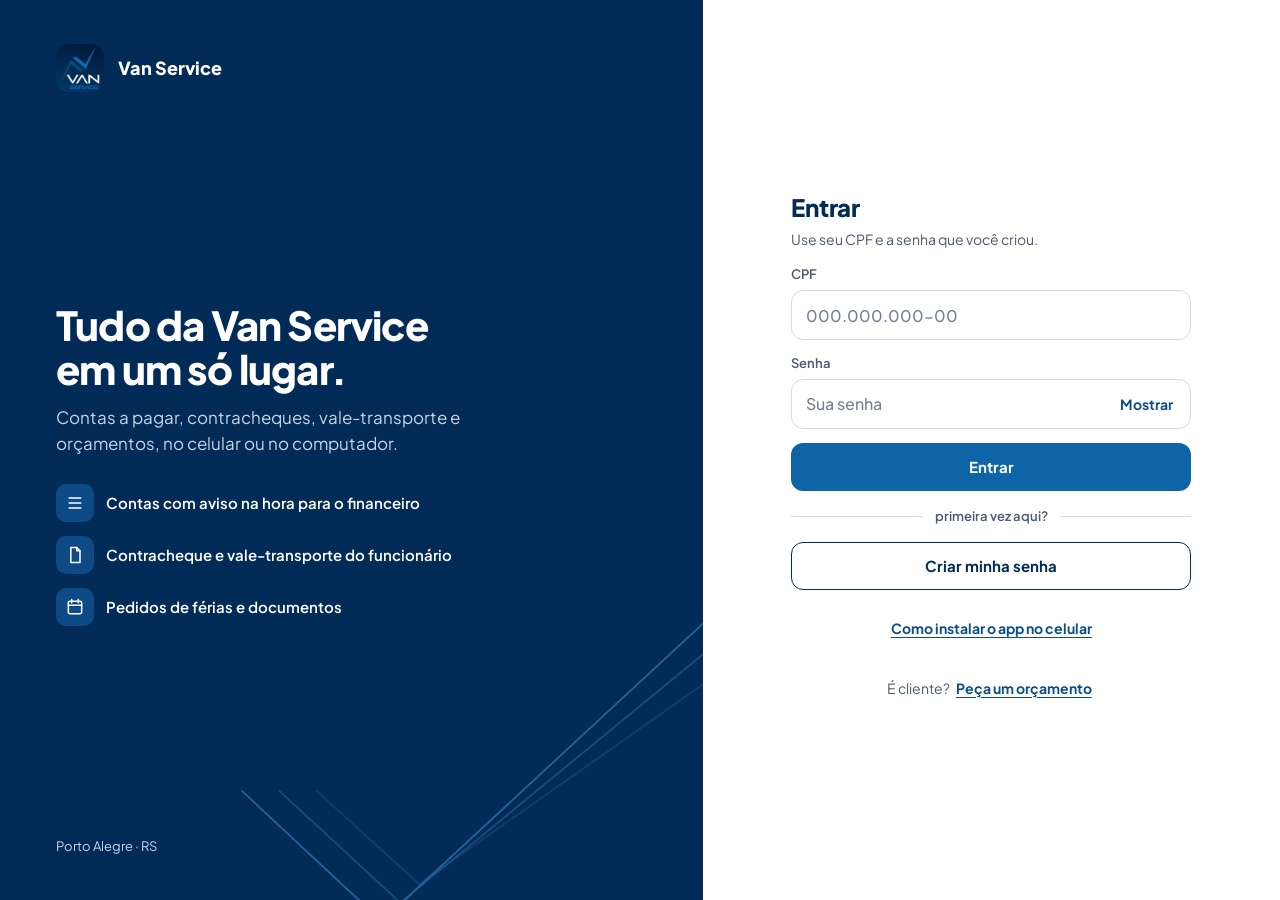
<file: index.html>
<!doctype html>
<html lang="pt-BR">
<head>
<meta charset="utf-8">
<meta name="viewport" content="width=device-width, initial-scale=1, viewport-fit=cover">
<title>Van Service</title>
<meta name="robots" content="noindex, nofollow">
<meta name="theme-color" content="#022B57">
<meta name="mobile-web-app-capable" content="yes">
<meta name="apple-mobile-web-app-capable" content="yes">
<meta name="apple-mobile-web-app-title" content="Van Service">
<link rel="manifest" href="manifest.webmanifest">
<link rel="icon" href="icons/icon-192.png">
<link rel="apple-touch-icon" href="icons/apple-touch-icon.png">
<link rel="stylesheet" href="https://fonts.googleapis.com/css2?family=Plus+Jakarta+Sans:wght@400;500;600;700;800&display=swap">
<link rel="stylesheet" href="css/styles.css?v=202610081520">
<style>:root { padding-top: env(safe-area-inset-top, 0px); padding-bottom: env(safe-area-inset-bottom, 0px); }</style>
</head>
<body>
<div id="app"></div>
<div id="toast" class="toast" role="status" aria-live="polite"></div>
<script>
window.VS = {
  versao: '202610081520',
  logo: 'icons/logo.jpg',
  libs: {
    pdfjs: ['vendor/pdf.min.js', 'vendor/pdf.worker.min.js'],
    pdflib: ['vendor/pdf-lib.min.js'],
    xlsx: ['vendor/xlsx.full.min.js'],
    zxing: ['vendor/zxing.min.js']
  }
};
</script>
<script src="config.js?v=202610081520"></script>
<script src="vendor/supabase.js"></script>
<script src="js/base.js?v=202610081520"></script>
<script src="js/store-supabase.js?v=202610081520"></script>
<script src="js/ui.js?v=202610081520"></script>
<script src="js/views-contas.js?v=202610081520"></script>
<script src="js/views-equipe.js?v=202610081520"></script>
<script src="js/views-admin.js?v=202610081520"></script>
<script src="js/push.js?v=202610081520"></script>
<script>
if (/COLE_AQUI/.test(JSON.stringify(window.VS_CONFIG || {}))) {
  document.getElementById('app').innerHTML = '<p class="carregando">Falta configurar o endereço do banco de dados no arquivo config.js.</p>';
} else {
  VS.iniciar();
  if ('serviceWorker' in navigator && location.protocol === 'https:') navigator.serviceWorker.register('sw.js');
}
</script>
</body>
</html>
</file>
<file: css/styles.css>
/* Layout: celular primeiro. Cabeçalho azul-marinho da marca, cartões brancos sobre fundo cinza-azulado,
   abas fixas embaixo no celular e menu lateral no computador (a partir de 900px). */
:root {
  --bg: #EEF1F6; --surface: #FFFFFF; --surface-2: #F6F8FB;
  --ink: #022B57; --ink-2: #4A5871; --line: #D5DBE6; --line-soft: #E3E8F0;
  --brand: #022B57; --brand-2: #0E4A85; --on-brand: #FFFFFF; --on-brand-2: #C9D3E4;
  --accent: #0F64A7; --accent-ink: #FFFFFF; --accent-soft: #DCE8FB; --accent-text: #0B4F86;
  --ok: #1B7A43; --ok-ink: #FFFFFF; --ok-soft: #DDF1E4; --ok-text: #17693A;
  --late: #C0281F; --late-ink: #FFFFFF; --late-soft: #FBE0DD; --late-text: #A9221A;
  --today: #FFE2A6; --today-ink: #5A3B00; --today-soft: #FFF3D6; --today-text: #6B4700;
  --scrim: rgba(2, 20, 43, .55); --shadow: 0 1px 2px rgba(2, 43, 87, .08);
  --font: 'Plus Jakarta Sans', system-ui, -apple-system, 'Segoe UI', sans-serif;
  --r-card: 16px; --r-ctl: 12px;
}
@media (prefers-color-scheme: dark) {
  :root:not([data-theme="light"]) {
    --bg: #06162B; --surface: #0D2340; --surface-2: #12305A;
    --ink: #EAF0FA; --ink-2: #A9B8D0; --line: #2B4670; --line-soft: #1D3658;
    --brand: #031D3D; --brand-2: #0E4A85; --on-brand: #FFFFFF; --on-brand-2: #C9D3E4;
    --accent: #62A9E8; --accent-ink: #04203F; --accent-soft: #143D6E; --accent-text: #8CC2F2;
    --ok: #3DB36F; --ok-ink: #04200F; --ok-soft: #123A26; --ok-text: #6FD39A;
    --late: #F0665C; --late-ink: #2A0603; --late-soft: #4A1A17; --late-text: #FF9A91;
    --today: #6B4A00; --today-ink: #FFE9BC; --today-soft: #3D2C05; --today-text: #F3C766;
    --scrim: rgba(0, 0, 0, .65); --shadow: none; color-scheme: dark;
  }
}
:root[data-theme="dark"] {
  --bg: #06162B; --surface: #0D2340; --surface-2: #12305A;
  --ink: #EAF0FA; --ink-2: #A9B8D0; --line: #2B4670; --line-soft: #1D3658;
  --brand: #031D3D; --brand-2: #0E4A85; --on-brand: #FFFFFF; --on-brand-2: #C9D3E4;
  --accent: #62A9E8; --accent-ink: #04203F; --accent-soft: #143D6E; --accent-text: #8CC2F2;
  --ok: #3DB36F; --ok-ink: #04200F; --ok-soft: #123A26; --ok-text: #6FD39A;
  --late: #F0665C; --late-ink: #2A0603; --late-soft: #4A1A17; --late-text: #FF9A91;
  --today: #6B4A00; --today-ink: #FFE9BC; --today-soft: #3D2C05; --today-text: #F3C766;
  --scrim: rgba(0, 0, 0, .65); --shadow: none; color-scheme: dark;
}

* { box-sizing: border-box; }
[hidden] { display: none !important; }
img { max-width: 100%; }
body { margin: 0; background: var(--bg); color: var(--ink); font-family: var(--font); font-size: 15px; line-height: 1.45; -webkit-font-smoothing: antialiased; }
h1, h2, h3, p, ul, dl, dd, fieldset { margin: 0; padding: 0; }
ul { list-style: none; }
fieldset { border: 0; min-width: 0; }
h1, h2, h3 { text-wrap: balance; letter-spacing: -.01em; }
button, input, select, textarea { font: inherit; color: inherit; }
button { cursor: pointer; }
a { color: var(--accent-text); }
:focus-visible { outline: 3px solid var(--accent); outline-offset: 2px; }
.ic { flex-shrink: 0; }
.num { font-variant-numeric: tabular-nums; }
.sub { display: block; font-size: 13px; color: var(--ink-2); }
.nota { font-size: 14px; color: var(--ink-2); }
.vazio { padding: 28px 16px; text-align: center; color: var(--ink-2); background: var(--surface); border-radius: var(--r-card); }
.so-leitor { position: absolute; width: 1px; height: 1px; overflow: hidden; clip: rect(0 0 0 0); white-space: nowrap; }
.etq { font-size: 12px; font-weight: 600; color: var(--ink-2); }

/* ---------- botões */
.btn { min-height: 48px; padding: 0 18px; border-radius: var(--r-ctl); border: 1.5px solid transparent; font-weight: 700; font-size: 15px; display: inline-flex; align-items: center; justify-content: center; gap: 8px; text-decoration: none; text-align: center; }
.btn-cheio { background: var(--accent); color: var(--accent-ink); }
.btn-borda { background: var(--surface); color: var(--ink); border-color: var(--ink); }
.btn-ok { background: var(--ok); color: var(--ok-ink); }
.btn-perigo { background: var(--late); color: var(--late-ink); }
.btn-perigo-borda { background: var(--surface); color: var(--late-text); border-color: var(--late-text); }
.btn-p { min-height: 44px; padding: 0 14px; font-size: 14px; }
.btn[disabled] { opacity: .5; cursor: not-allowed; }
.btn-ic { width: 44px; height: 44px; border-radius: 14px; border: 0; background: transparent; color: inherit; display: inline-flex; align-items: center; justify-content: center; position: relative; flex-shrink: 0; }
.link { min-height: 44px; padding: 0 4px; border: 0; background: none; color: var(--accent-text); font-weight: 700; font-size: 14px; text-decoration: underline; text-underline-offset: 3px; }
a.link { display: inline-flex; align-items: center; }
.link-centro { align-self: center; }
.link-perigo { color: var(--late-text); align-self: flex-start; }

/* ---------- formulários */
.form { display: flex; flex-direction: column; gap: 14px; }
.campo { display: flex; flex-direction: column; gap: 6px; font-size: 13px; font-weight: 600; color: var(--ink-2); min-width: 0; }
.campo input, .campo select, .campo textarea { width: 100%; min-height: 50px; border: 1.5px solid var(--line); border-radius: var(--r-ctl); padding: 0 14px; background: var(--surface); color: var(--ink); font-size: 16px; font-weight: 500; }
.campo textarea { padding: 12px 14px; resize: vertical; min-height: 84px; }
.campo input[type="file"] { padding: 11px 12px; font-size: 14px; }
.campo input::placeholder, .campo textarea::placeholder { color: var(--ink-2); opacity: .75; }
.campo-linha { flex-direction: row; align-items: center; gap: 12px; }
.campo-linha select { flex: 1; min-width: 0; }
.dupla { display: grid; grid-template-columns: repeat(2, minmax(0, 1fr)); gap: 12px; }
.campo-grupo { display: flex; flex-direction: column; gap: 6px; }
.campo-grupo legend { font-size: 13px; font-weight: 600; color: var(--ink-2); padding: 0; margin-bottom: 6px; }
.opcoes { display: grid; grid-template-columns: repeat(2, minmax(0, 1fr)); gap: 8px; }
.opcao { position: relative; }
.opcao input { position: absolute; opacity: 0; inset: 0; width: 100%; height: 100%; margin: 0; cursor: pointer; }
.opcao span { min-height: 46px; padding: 0 10px; border: 1.5px solid var(--line); border-radius: var(--r-ctl); display: flex; align-items: center; justify-content: center; font-weight: 600; text-align: center; background: var(--surface); }
.opcao input:checked + span { background: var(--accent); border-color: var(--accent); color: var(--accent-ink); font-weight: 700; }
.opcao input:focus-visible + span { outline: 3px solid var(--accent); outline-offset: 2px; }
.marcar { display: flex; align-items: flex-start; gap: 12px; font-weight: 600; }
.marcar input { width: 22px; height: 22px; margin: 1px 0 0; flex-shrink: 0; accent-color: var(--accent); }
.marcar small { display: block; font-size: 13px; font-weight: 500; color: var(--ink-2); }
.form-erro { padding: 10px 12px; border-radius: 10px; background: var(--late-soft); color: var(--late-text); font-size: 14px; font-weight: 600; }
.form-linha { margin-top: 12px; }
.busca { display: flex; align-items: center; gap: 10px; min-height: 50px; padding: 0 14px; border: 1.5px solid var(--line); border-radius: var(--r-ctl); background: var(--surface); color: var(--ink-2); }
.busca input { flex: 1; min-width: 0; border: 0; background: transparent; outline: none; color: var(--ink); font-size: 16px; min-height: 46px; }
.busca:focus-within { outline: 3px solid var(--accent); outline-offset: 2px; }

/* ---------- telas sem login: no computador, metade azul com a marca e metade com o formulário;
   no celular, topo azul curto e o cartão branco por cima. */
.publico { min-height: 100vh; display: flex; flex-direction: column; }
.pub-marca { display: none; }
.pub-lado { flex: 1; display: flex; flex-direction: column; }
.pub-caixa { width: 100%; max-width: 480px; margin: 0 auto; display: flex; flex-direction: column; flex: 1; }
.pub-topo { background: var(--brand); color: var(--on-brand); padding: 28px 20px 60px; display: flex; align-items: center; gap: 14px; }
.pub-topo img { border-radius: 14px; display: block; flex-shrink: 0; }
.pub-topo strong { display: block; font-size: 18px; font-weight: 800; }
.pub-topo span { display: block; font-size: 14px; font-weight: 500; color: var(--on-brand-2); }
.pub-cartao { background: var(--surface); border-radius: 22px; padding: 26px 22px 22px; margin: -36px 16px 24px; display: flex; flex-direction: column; gap: 16px; box-shadow: 0 6px 20px rgba(2, 43, 87, .08); }
.pub-cartao h1 { font-size: 24px; font-weight: 800; }
.pub-cartao h1 + .nota { margin-top: 4px; }
.pub-rodape { text-align: center; font-size: 14px; color: var(--ink-2); display: flex; align-items: center; justify-content: center; flex-wrap: wrap; gap: 2px; }
.ou { display: flex; align-items: center; gap: 12px; color: var(--ink-2); font-size: 13px; font-weight: 600; }
.ou::before, .ou::after { content: ''; flex: 1; height: 1px; background: var(--line); }
.campo-senha { position: relative; }
.campo-senha input { padding-right: 96px; }
.ver-senha { position: absolute; right: 6px; bottom: 3px; min-height: 44px; padding: 0 12px; border: 0; background: none; color: var(--accent-text); font-size: 14px; font-weight: 700; }
@media (min-width: 900px) {
  .publico { flex-direction: row; }
  .pub-marca { flex: 1.15; display: flex; flex-direction: column; justify-content: space-between; gap: 32px; position: sticky; top: 0; height: 100vh; padding: 44px 56px; background: var(--brand); color: var(--on-brand); overflow: hidden; }
  .pub-deco { position: absolute; right: -80px; bottom: -40px; width: 560px; color: #4FA3E8; opacity: .45; pointer-events: none; }
  .pub-marca-topo { position: relative; display: flex; align-items: center; gap: 14px; font-size: 18px; font-weight: 800; }
  .pub-marca-topo img { border-radius: 12px; display: block; }
  .pub-marca-meio { position: relative; max-width: 460px; }
  .pub-marca-meio h2 { font-size: 40px; line-height: 1.1; font-weight: 800; letter-spacing: -.02em; }
  .pub-marca-meio p { margin-top: 14px; font-size: 17px; line-height: 1.5; color: var(--on-brand-2); }
  .pub-marca-meio ul { margin-top: 28px; display: flex; flex-direction: column; gap: 14px; }
  .pub-marca-meio li { display: flex; align-items: center; gap: 12px; font-size: 15px; font-weight: 600; }
  .pub-marca-meio li span { width: 38px; height: 38px; border-radius: 10px; background: var(--brand-2); display: flex; align-items: center; justify-content: center; flex-shrink: 0; }
  .pub-marca-pe { position: relative; font-size: 13px; color: var(--on-brand-2); }
  .pub-lado { flex: 1; background: var(--surface); justify-content: center; padding: 40px 32px; }
  .pub-caixa { max-width: 400px; flex: 0 0 auto; }
  .pub-topo { display: none; }
  .pub-cartao { margin: 0; padding: 0; box-shadow: none; border-radius: 0; }
}
.demo-caixa { border: 1.5px dashed var(--line); border-radius: var(--r-card); padding: 16px; background: var(--surface-2); display: flex; flex-direction: column; gap: 8px; }
.demo-caixa h2 { font-size: 15px; font-weight: 800; }
.demo-caixa p { font-size: 14px; color: var(--ink-2); }
.demo-botoes { display: grid; grid-template-columns: repeat(2, minmax(0, 1fr)); gap: 8px; margin-top: 4px; }
.demo-botoes .btn { padding: 0 8px; font-size: 14px; }
.feito { width: 56px; height: 56px; border-radius: 50%; background: var(--ok); color: var(--ok-ink); display: flex; align-items: center; justify-content: center; }

/* ---------- casca do app */
.lado { display: none; }
.topo { position: sticky; top: env(safe-area-inset-top, 0px); z-index: 5; background: var(--brand); color: var(--on-brand); padding: 14px 16px; display: flex; align-items: center; justify-content: space-between; gap: 12px; }
.topo-txt { min-width: 0; }
.topo-sub { font-size: 13px; font-weight: 600; color: var(--on-brand-2); }
.topo h1 { font-size: 21px; font-weight: 800; }
.btn-sino { background: var(--brand-2); color: var(--on-brand); }
.pingo { position: absolute; top: -4px; right: -4px; min-width: 20px; height: 20px; padding: 0 5px; border-radius: 10px; background: var(--today); color: var(--today-ink); font-size: 12px; font-weight: 800; display: flex; align-items: center; justify-content: center; }
.demo-faixa { background: var(--today-soft); color: var(--today-text); font-size: 13px; font-weight: 600; padding: 2px 16px; display: flex; align-items: center; justify-content: space-between; gap: 12px; flex-wrap: wrap; }
.demo-faixa .link { color: var(--today-text); min-height: 40px; font-size: 13px; white-space: nowrap; }
.conteudo { padding-block: 16px 104px; padding-inline: 16px; display: flex; flex-direction: column; gap: 14px; max-width: 760px; }
.abas { position: fixed; left: 0; right: 0; bottom: 0; z-index: 6; background: var(--surface); border-top: 1px solid var(--line); display: flex; padding-bottom: env(safe-area-inset-bottom, 0px); }
.aba { flex: 1; min-width: 0; min-height: 64px; padding: 0 2px; border: 0; background: none; color: var(--ink-2); font-size: 12px; font-weight: 600; display: flex; flex-direction: column; align-items: center; justify-content: center; gap: 4px; }
.aba.on { color: var(--accent-text); font-weight: 800; }
.aba span { max-width: 100%; overflow: hidden; text-overflow: ellipsis; white-space: nowrap; }

@media (min-width: 900px) {
  .shell { display: grid; grid-template-columns: 240px minmax(0, 1fr); align-items: start; }
  .lado { display: flex; flex-direction: column; gap: 18px; position: sticky; top: env(safe-area-inset-top, 0px); min-height: 100vh; background: var(--brand); color: var(--on-brand); padding: 22px 14px; }
  .lado-marca { display: flex; align-items: center; gap: 10px; padding: 0 8px; font-size: 17px; font-weight: 800; }
  .lado-marca img { border-radius: 12px; display: block; }
  .lado-nav { display: flex; flex-direction: column; gap: 4px; }
  .lado-item { min-height: 46px; padding: 0 12px; border: 0; border-radius: 10px; background: none; color: var(--on-brand-2); font-size: 15px; font-weight: 600; display: flex; align-items: center; gap: 12px; text-align: left; }
  .lado-item.on { background: var(--brand-2); color: var(--on-brand); font-weight: 700; }
  .abas { display: none; }
  .topo { position: static; background: transparent; color: var(--ink); padding: 28px 32px 6px; max-width: 824px; }
  .topo-sub { color: var(--ink-2); }
  .topo h1 { font-size: 28px; }
  .btn-sino { background: var(--surface); color: var(--ink); border: 1.5px solid var(--line); }
  .demo-faixa { margin: 8px 32px 0; border-radius: 10px; max-width: 760px; }
  .conteudo { padding-block: 16px 48px; padding-inline: 32px; max-width: 824px; }
}

/* ---------- folhas (janelas por cima) */
.veu { position: fixed; inset: 0; z-index: 20; background: var(--scrim); display: flex; align-items: flex-end; justify-content: center; }
.sheet { width: 100%; max-width: 560px; max-height: 92%; overflow-y: auto; background: var(--surface); border-radius: 22px 22px 0 0; padding: 8px 20px calc(24px + env(safe-area-inset-bottom, 0px)); }
.sheet-largo { max-width: 900px; }
.sheet-topo { position: sticky; top: -8px; z-index: 1; background: var(--surface); display: flex; align-items: center; justify-content: space-between; gap: 12px; padding: 10px 0 8px; margin-bottom: 8px; }
.sheet-topo h2 { font-size: 19px; font-weight: 800; }
.sheet-topo .btn-ic { background: var(--surface-2); }
.sheet-corpo { display: flex; flex-direction: column; gap: 16px; }
.sheet-corpo h3 { font-size: 14px; font-weight: 800; }
@media (min-width: 700px) {
  .veu { align-items: center; padding: 24px; }
  .sheet { border-radius: 22px; max-height: 88%; padding-bottom: 24px; }
}
.pilha { display: flex; flex-direction: column; gap: 8px; }
.linha-nav { min-height: 56px; padding: 8px 14px; border: 1.5px solid var(--line); border-radius: var(--r-ctl); background: var(--surface); display: flex; align-items: center; gap: 12px; text-align: left; font-weight: 700; }
.linha-nav > span { flex: 1; min-width: 0; }
.linha-2 strong { display: block; }
.linha-2 small { display: block; font-size: 13px; font-weight: 500; color: var(--ink-2); }
.avisos { display: flex; flex-direction: column; }
.avisos li { padding: 12px 0; border-bottom: 1px solid var(--line-soft); display: flex; flex-direction: column; gap: 2px; }
.aviso-txt { font-weight: 600; }
.aviso-em { font-size: 13px; color: var(--ink-2); }
.img-anexo { display: block; max-width: 100%; border-radius: 12px; margin: 0 auto; }
.pdf-paginas { display: flex; flex-direction: column; gap: 12px; align-items: center; }
.pdf-pagina { max-width: 100%; height: auto; border: 1px solid var(--line); border-radius: 6px; background: #FFFFFF; }

/* ---------- listas e cartões */
.cartoes { display: flex; flex-direction: column; gap: 10px; }
.cartao { background: var(--surface); border-radius: var(--r-card); padding: 14px 16px; box-shadow: var(--shadow); }
.barra-lista { display: flex; align-items: flex-end; justify-content: space-between; gap: 12px; flex-wrap: wrap; }
.barra-lista h2, .secao { font-size: 17px; font-weight: 800; }
.secao { margin-top: 8px; }
.btn-topo { align-self: stretch; }
.acoes-topo { display: grid; grid-template-columns: repeat(auto-fit, minmax(150px, 1fr)); gap: 10px; }
.acoes-topo .btn { padding: 0 10px; font-size: 14px; }

.fichas { display: grid; grid-template-columns: repeat(3, minmax(0, 1fr)); gap: 10px; }
.ficha { min-height: 76px; padding: 10px 12px; border-radius: 14px; border: 2px solid transparent; background: var(--surface); box-shadow: var(--shadow); display: flex; flex-direction: column; align-items: flex-start; justify-content: center; gap: 2px; text-align: left; }
.ficha strong { font-size: 24px; font-weight: 800; line-height: 1.1; font-variant-numeric: tabular-nums; }
.ficha span { font-size: 12px; font-weight: 600; color: var(--ink-2); }
.ficha-hoje strong { color: var(--today-text); }
.ficha-atrasado strong { color: var(--late-text); }
.ficha-pago strong { color: var(--ok-text); }
.ficha.on { border-color: var(--accent); background: var(--accent-soft); }

.conta { display: flex; flex-direction: column; gap: 10px; }
.conta-topo { display: flex; align-items: flex-start; justify-content: space-between; gap: 12px; }
.conta-nome { flex: 1; min-width: 0; padding: 0; border: 0; background: none; text-align: left; display: flex; flex-direction: column; gap: 2px; overflow-wrap: anywhere; }
.conta-nome strong { font-size: 15px; font-weight: 700; }
.conta-valor { font-size: 15px; font-weight: 800; white-space: nowrap; }
.conta-pe { display: flex; align-items: center; justify-content: space-between; gap: 10px; flex-wrap: wrap; margin-top: 10px; }
.conta .conta-pe { margin-top: 0; }
.selo { min-height: 44px; padding: 0 14px; border-radius: var(--r-ctl); font-size: 15px; font-weight: 800; display: inline-flex; align-items: center; gap: 8px; }
.selo-pago { background: var(--ok); color: var(--ok-ink); }
.selo-atrasado { background: var(--late); color: var(--late-ink); }
.selo-hoje { background: var(--today); color: var(--today-ink); }
.selo-avencer { background: var(--surface-2); color: var(--ink); border: 1.5px solid var(--line); }

.est { display: inline-flex; align-items: center; gap: 6px; padding: 4px 10px; border-radius: 999px; font-size: 13px; font-weight: 700; }
.est-bom { background: var(--ok-soft); color: var(--ok-text); }
.est-ruim { background: var(--late-soft); color: var(--late-text); }
.est-atencao { background: var(--today-soft); color: var(--today-text); }
.est-neutro { background: var(--surface-2); color: var(--ink-2); border: 1px solid var(--line); }

.resumo { display: flex; flex-direction: column; align-items: flex-start; gap: 4px; padding: 14px 16px; border-radius: 14px; background: var(--surface-2); }
.resumo strong { font-size: 17px; font-weight: 800; }
.resumo > .num { font-size: 20px; font-weight: 800; }
.dados { display: flex; flex-direction: column; }
.dados > div { display: flex; justify-content: space-between; gap: 16px; padding: 10px 0; border-bottom: 1px solid var(--line-soft); }
.dados > div:last-child { border-bottom: 0; }
.dados dt { color: var(--ink-2); font-size: 14px; flex-shrink: 0; }
.dados dd { font-weight: 600; text-align: right; min-width: 0; overflow-wrap: anywhere; }
.linha-botoes { display: flex; align-items: center; gap: 10px; flex-wrap: wrap; }
.perigo { padding: 14px; border-radius: 14px; background: var(--late-soft); color: var(--late-text); display: flex; flex-direction: column; gap: 10px; font-weight: 600; }

.mes-nav { display: flex; align-items: center; justify-content: space-between; gap: 12px; background: var(--surface); border-radius: var(--r-card); padding: 4px; box-shadow: var(--shadow); }
.mes-nav h2 { font-size: 17px; font-weight: 800; }
.tabela-caixa { overflow-x: auto; padding: 6px 16px; }
.tabela { width: 100%; min-width: 460px; border-collapse: collapse; font-size: 14px; }
.tabela th, .tabela td { padding: 12px 8px; border-bottom: 1px solid var(--line-soft); text-align: left; }
.tabela th:first-child { padding-left: 0; } .tabela td:last-child, .tabela th:last-child { padding-right: 0; }
.tabela thead th { font-size: 13px; color: var(--ink-2); border-bottom: 1.5px solid var(--line); }
.tabela tbody th { font-weight: 600; }
.tabela tfoot th, .tabela tfoot td { border-bottom: 0; border-top: 1.5px solid var(--line); font-weight: 800; }
.tabela .dir { text-align: right; white-space: nowrap; }
.linha-item { display: flex; align-items: center; justify-content: space-between; gap: 12px; }
.linha-item > span { min-width: 0; }

.pessoa { width: 100%; border: 0; text-align: left; display: flex; align-items: center; justify-content: space-between; gap: 12px; flex-wrap: wrap; }
.pessoa-nome { min-width: 0; display: flex; flex-direction: column; gap: 2px; }
.pessoa-est { display: flex; gap: 6px; flex-wrap: wrap; }
.bloco { display: flex; flex-direction: column; gap: 10px; padding-top: 14px; border-top: 1px solid var(--line-soft); }
.codigo { display: flex; align-items: center; gap: 12px; flex-wrap: wrap; }
.codigo > .num { font-size: 26px; font-weight: 800; letter-spacing: .12em; user-select: all; }
.lista-simples { display: flex; flex-direction: column; }
.lista-simples li { display: flex; align-items: center; justify-content: space-between; gap: 12px; flex-wrap: wrap; padding: 9px 0; border-bottom: 1px solid var(--line-soft); min-height: 44px; }
.lista-simples li:last-child { border-bottom: 0; }
.resumo-lista { display: grid; grid-template-columns: repeat(3, minmax(0, 1fr)); gap: 8px; }
.resumo-lista li { padding: 10px; border-radius: 12px; background: var(--surface-2); font-size: 12px; font-weight: 600; color: var(--ink-2); }
.resumo-lista strong { display: block; font-size: 22px; font-weight: 800; color: var(--ink); }

.bloco-cartao { display: flex; flex-direction: column; gap: 12px; padding: 18px; }
.bloco-cartao h2 { font-size: 16px; font-weight: 800; }
.bloco-linha { display: flex; flex-direction: row; align-items: center; gap: 14px; flex-wrap: wrap; }
.bloco-ic { width: 44px; height: 44px; border-radius: 14px; background: var(--bg); display: flex; align-items: center; justify-content: center; flex-shrink: 0; }
.bloco-txt { flex: 1; min-width: 0; }
.folhas { display: flex; flex-direction: column; }
.folha { display: flex; flex-direction: column; align-items: flex-start; gap: 10px; padding: 14px 0; border-top: 1px solid var(--line-soft); }
.folha:first-child { border-top: 0; padding-top: 0; }
.folha:last-child { padding-bottom: 0; }
.folha-topo { width: 100%; display: flex; align-items: center; justify-content: space-between; gap: 12px; }
.folha-nova .folha-topo strong { font-size: 17px; font-weight: 800; }
.btn-sair { align-self: flex-start; }

.atencao { width: 100%; border: 0; text-align: left; display: flex; align-items: center; gap: 14px; color: var(--ink); }
.atencao-n { width: 48px; height: 48px; border-radius: 14px; display: flex; align-items: center; justify-content: center; font-size: 20px; font-weight: 800; flex-shrink: 0; background: var(--accent-soft); color: var(--accent-text); }
.atencao-ruim .atencao-n { background: var(--late); color: var(--late-ink); }
.atencao-atencao .atencao-n { background: var(--today); color: var(--today-ink); }
.atencao-zero .atencao-n { background: var(--surface-2); color: var(--ink-2); }
.atencao-txt { flex: 1; min-width: 0; }
.atencao-txt strong { display: block; font-weight: 700; }

.orc { display: flex; flex-direction: column; gap: 12px; }
.orc-msg { padding: 10px 12px; border-radius: 10px; background: var(--surface-2); font-size: 14px; }
.orc-contato { display: flex; align-items: center; gap: 10px; flex-wrap: wrap; }
.orc-fone { font-weight: 800; font-size: 16px; user-select: all; }

.toast { position: fixed; left: 50%; bottom: calc(84px + env(safe-area-inset-bottom, 0px)); transform: translateX(-50%); z-index: 40; width: max-content; max-width: calc(100% - 32px); padding: 12px 16px; border-radius: 12px; background: var(--ink); color: var(--surface); font-weight: 600; font-size: 14px; text-align: center; visibility: hidden; opacity: 0; }
.toast-on { visibility: visible; opacity: 1; }
.toast-erro { background: var(--late); color: var(--late-ink); }
@media (min-width: 900px) { .toast { bottom: 32px; } }
.carregando { padding: 64px 16px; text-align: center; color: var(--ink-2); font-weight: 600; }

/* ---------- lançamentos: tipo, arquivos guardados e dica do boleto */
.tipos { display: flex; gap: 6px; padding: 4px; border-radius: 14px; background: var(--surface); box-shadow: var(--shadow); }
.tipo { flex: 1; min-width: 0; min-height: 44px; padding: 0 8px; border: 0; border-radius: 10px; background: none; color: var(--ink-2); font-size: 14px; font-weight: 700; }
.tipo.on { background: var(--brand); color: var(--on-brand); }
.conta-anexos { display: flex; gap: 8px; flex-wrap: wrap; align-items: center; }
.chip-arq { min-height: 44px; padding: 0 14px; border: 1.5px solid var(--line); border-radius: 12px; background: var(--surface-2); color: var(--ink); font-size: 14px; font-weight: 700; display: inline-flex; align-items: center; gap: 8px; }
.dica { font-size: 13px; font-weight: 500; color: var(--ink-2); }
.lista-simples li > span:first-child { min-width: 0; }

.com-codigo { border: 1.5px solid var(--line); border-radius: var(--r-ctl); padding: 0 14px; }
.com-codigo summary { min-height: 44px; display: flex; align-items: center; font-size: 14px; font-weight: 700; color: var(--accent-text); cursor: pointer; }
.com-codigo[open] { padding-bottom: 14px; }

/* ---------- conta pronta para pagar */
.lido { display: flex; flex-direction: column; gap: 4px; padding: 12px 14px; border-radius: var(--r-ctl); background: var(--ok-soft); color: var(--ink); }
.lido-ok { display: flex; align-items: center; gap: 6px; color: var(--ok-text); font-size: 14px; font-weight: 700; margin-bottom: 4px; }
.lido-rot { font-size: 12px; font-weight: 700; color: var(--ink-2); }
.lido-cod, .codigo-barras { font-size: 13px; font-weight: 600; overflow-wrap: anywhere; user-select: all; }
.chip-pagar { background: var(--accent-soft); border-color: var(--accent); color: var(--accent-text); }

/* ---------- convite para ativar os avisos no celular */
.convite { display: flex; align-items: center; gap: 14px; flex-wrap: wrap; border: 1.5px solid var(--accent); background: var(--accent-soft); box-shadow: none; }
.convite .bloco-ic { background: var(--surface); color: var(--accent-text); }
.convite-txt { flex: 1; min-width: 180px; display: flex; flex-direction: column; gap: 2px; }
.convite-txt strong { font-weight: 800; }
.convite-botoes { display: flex; align-items: center; gap: 6px; }
.recado { display: flex; gap: 14px; align-items: flex-start; }
.recado .bloco-ic { background: var(--accent-soft); color: var(--accent-text); }
.recado p { font-size: 15px; line-height: 1.5; }
</file>
